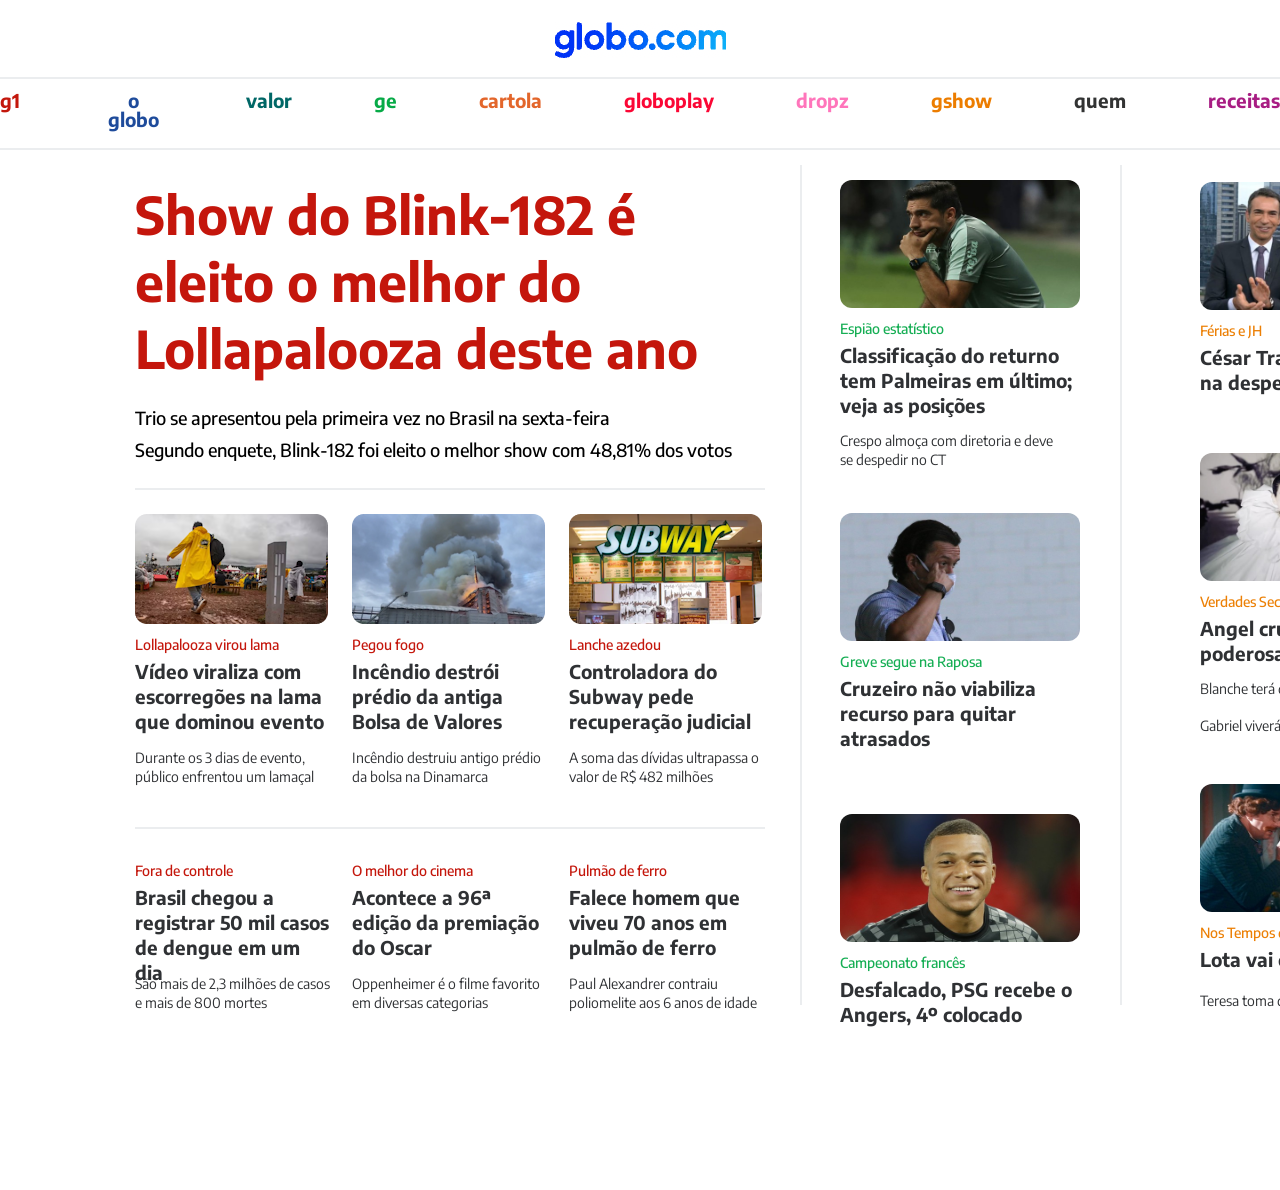
<file: index.html>
<!DOCTYPE html>
<html lang="pt-br">
<head>
    <meta charset="UTF-8">
    <meta name="viewport" content="width=device-width, initial-scale=1.0">
    <title>Globo</title>
    <link rel="preconnect" href="https://fonts.googleapis.com" />
    <link rel="preconnect" href="https://fonts.gstatic.com" crossorigin />
    <link
      href="https://fonts.googleapis.com/css2?family=Encode+Sans:wght@100..900&display=swap"
      rel="stylesheet"
    />
    <link rel="stylesheet" href="style.css">
    <link rel="stylesheet" href="reset.css">
</head>
<body>
    <header>
        <div class="logo">
            <img src="Imagens/logo-globo.png" alt="">
        </div>
    </header>
        <div class="linha-1"></div>
        <div class="topicos">
            <a href="https://globo.com"><p style="color:#C3170C">g1</p></a>
            <a href="https://globo.com"><p style="color:#1E4B9B">o globo</p></a>
            <a href="https://globo.com"><p style="color:#006766">valor</p></a>
            <a href="https://globo.com"><p style="color:#07AA47">ge</p></a>
            <a href="https://globo.com"><p style="color:#E3662B">cartola</p></a>
            <a href="https://globo.com"><p style="color:#FB0735">globoplay</p></a>
            <a href="https://globo.com"><p style="color:#FF75BB">dropz</p></a>
            <a href="https://globo.com"><p style="color:#EC7D00">gshow</p></a>
            <a href="https://globo.com"><p style="color:#323333">quem</p></a>
            <a href="https://globo.com"><p style="color:#A81D83">receitas</p></a>
        </div>
        <div class="linha-2"></div>
        
        <main>
        <div class="materia-principal">
            <figure>
                <a href="https://globo.com">
                    <figcaption>
                        <h1>Show do Blink-182 é eleito o melhor do Lollapalooza deste ano</h1>
                        <h2>Trio se apresentou pela primeira vez no Brasil na sexta-feira</h2>
                        <h2>Segundo enquete, Blink-182 foi eleito o melhor show com 48,81% dos votos</h2>
                    </figcaption>
                </a>
            </figure>
        </div>
        </main>

        <div class="linha-3"></div>

        <div class="fileira-1">
            <figure>
                <a href="https://globo.com">
                    <img src="Imagens//noticias/destaques/lama.png" alt="">
                    <figcaption>
                        <h1>Lollapalooza virou lama</h1>
                        <h2>Vídeo viraliza com escorregões na lama que dominou evento</h2>
                        <p>Durante os 3 dias de evento, público enfrentou um lamaçal</p>
                    </figcaption>
                </a>
            </figure>
            <figure>
                <a href="https://globo.com">
                    <img src="Imagens//noticias/destaques/pegou-fogo.png" alt="">
                    <figcaption>
                        <h1>Pegou fogo</h1>
                        <h2>Incêndio destrói prédio da antiga Bolsa de Valores</h2>
                        <p>Incêndio destruiu antigo prédio da bolsa na Dinamarca</p>
                    </figcaption>
                </a>
            </figure>
            <figure>
                <a href="https://globo.com">
                    <img src="Imagens/noticias/destaques/subway.png" alt="">
                    <figcaption>
                        <h1>Lanche azedou</h1>
                        <h2>Controladora do Subway pede recuperação judicial</h2>
                        <p style="width:190px">A soma das dívidas ultrapassa o valor de R$ 482 milhões</p>
                    </figcaption>
                </a>
            </figure>
        </div>

        <div class="linha-4"></div>

        <div class="fileira-2">
            <figure>
                <a href="https://globo.com">
                    <figcaption>
                        <h1>Fora de controle</h1>
                        <h2>Brasil chegou a registrar 50 mil casos de dengue em um dia</h2>
                        <p>São mais de 2,3 milhões de casos e mais de 800 mortes</p>
                    </figcaption>
                </a>
            </figure>
            <figure>
                <a href="https://globo.com">
                    <figcaption>
                        <h1>O melhor do cinema</h1>
                        <h2>Acontece a 96ª edição da premiação do Oscar</h2>
                        <p>Oppenheimer é o filme favorito em diversas categorias</p>
                    </figcaption>
                </a>
            </figure>
            <figure>
                <a href="https://globo.com">
                    <figcaption>
                        <h1>Pulmão de ferro</h1>
                        <h2>Falece homem que viveu 70 anos em pulmão de ferro</h2>
                        <p style="width: 194px;">Paul Alexandrer contraiu poliomelite aos 6 anos de idade</p>
                    </figcaption>
                </a>
            </figure>
        </div>

        <div class="linha-5"></div>

        <div class="coluna-1">
            <figure>
                <a href="https://globo.com">
                    <img src="Imagens/noticias/ge/espiao-estatistico.jpeg" alt="">
                    <figcaption>
                        <h1>Espião estatístico</h1>
                        <h2>Classificação do returno tem Palmeiras em último; veja as posições</h2>
                        <p>Crespo almoça com diretoria e deve se despedir no CT</p>
                    </figcaption>
                </a>
            </figure>
            <figure style="margin-top:32px;">
                <a href="https://globo.com">
                    <img src="Imagens/noticias/ge/greve-segue-na-raposa.jpeg" alt="">
                    <figcaption>
                        <h1>Greve segue na Raposa</h1>
                        <h2>Cruzeiro não viabiliza recurso para quitar atrasados</h2>
                    </figcaption>
                </a>
            </figure>
            <figure>
                <a href="https://globo.com">
                    <img src="Imagens/noticias/ge/campeonato-frances.jpeg" alt="">
                    <figcaption>
                        <h1>Campeonato francês</h1>
                        <h2>Desfalcado, PSG recebe o Angers, 4º colocado</h2>
                    </figcaption>
                </a>
            </figure>
        </div>

        <div class="linha-6"></div>
        <div class="coluna-2">
            <figure  style="margin-bottom:90px">
                <a href="https://globo.com">
                    <img src="Imagens/noticias/gshow/ferias-e-jh.jpeg" alt="">
                    <figcaption>
                        <h1>Férias e JH</h1>
                        <h2>César Tralli se emociona na despedida do SP1</h2>
                    </figcaption>
                </a>
            </figure>
            <figure>
                <a href="https://globo.com">
                    <img src="Imagens/noticias/gshow/verdades-secretas-2.jpeg" alt="">
                    <figcaption>
                        <h1>Verdades Secretas 2</h1>
                        <h2>Angel cruza a passarela poderosa; reveja desfiles</h2>
                        <p style="margin-top:-18px;">Blanche terá dois relacionamentos</p><br><p>Gabriel viverá sadomasoquista</p>
                    </figcaption>
                </a>
            </figure>
            <figure style="margin-top: 150px;">
                <a href="https://globo.com">
                    <img src="Imagens/noticias/gshow/nos-tempos-do-imperador.jpeg" alt="">
                    <figcaption>
                        <h1>Nos Tempos do Imperador</h1>
                        <h2>Lota vai cair em golpe</h2>
                        <p style="margin-top:-37px">Teresa toma decisão radical</p>
                    </figcaption>
                </a>
            </figure>
        </div>
</body>
</html>
</file>
<file: style.css>
body{
    width: 100vw;
    font-family: "Encode Sans", sans-serif;
}

.logo{
    width: 100%;
    display: flex;
    justify-content:center;
    align-items: center;
    margin-top: 22px;
}

.logo img{
    width: 171px;
    height: 36px;
}

.linha-1{
    height: 2px;
    background-color: #EBEDEF; 
    margin: 19px auto 0; /*margin-top: 19px; margin-right: auto margin-bottom: 0; margin-left: auto;*/
}

.topicos {
    width: 100vw;
    font-family: "Encode Sans", sans-serif;
    font-weight: 700;
    justify-content: center;
    display: flex;
    text-align: center;
    gap: 82px;
    font-size: 19px;
    margin-top: 12px;
}

.topicos a{
    text-decoration: none;
    color: inherit;  
}

.linha-2{
    width: 100%;
    height: 2px;
    background-color: #EBEDEF; 
    margin: 19px auto 0;
}

.materia-principal{
    font-family: "Encode Sans", sans-serif;
}

.materia-principal a {
    text-decoration: none;
    color: inherit; 

}

.materia-principal figcaption h1{
    width: 580px;
    height: 165px;
    margin: 30px 0 29px 135px;
    font-weight: 700;
    font-size: 52px;
    color: #C4160C;
    line-height: 67px;
    margin-bottom: 61px;
}

.materia-principal figcaption h2{
    width: 622px;
    height: 25px;
    margin-left: 135px;
    margin-top: 7px;
    font-size: 18px;
    font-weight: 500;
    line-height: 23px;
}

.linha-3{
    width: 630px;
    height: 2px;
    margin: 25px 179px 0 135px;
    background-color: #ebedef;   
}

.fileira-1{
    width: 470px;
    height: 337px;
    margin-left: 135px;
    display: flex;
}

.fileira-1 a{
    text-decoration: none;
}

.fileira-1 figure img{
    width: 193px;
    height: 110px;
    margin-top: 24px;
    margin-right: 24px;
}

.fileira-1 figcaption{
    font-family: "Encode Sans", sans-serif;
}

.fileira-1 figcaption h1{
    margin-top: 11px;
    font-size: 14px;
    font-weight: 500;
    color: #C4170C;
}

.fileira-1 figcaption h2{
    width: 192px;
    height: 84px;
    margin-top: 7px;
    font-size: 19px;
    font-weight: 700;
    color: #2F3134;
    Line-height:25px;
}

.fileira-1 figcaption p{
    width: 200px;
    height: 42.5px;
    margin-top: 5px;
    font-size: 14px;
    font-weight: 400;
    color: #2F3134;
    line-height: 19px;
}

.linha-4{
    width: 630px;
    height: 2px;
    margin: 0 179px 24px 135px;
    background-color: #ebedef;
}

.fileira-2{
    width: 470px;
    height: 337px;
    margin-left: 135px;
    display: flex;
}

.fileira-2 a{
    text-decoration: none;
}

.fileira-2 figure {
    margin-right: 17px;
}

.fileira-2 figcaption{
    font-family: "Encode Sans", sans-serif;
}

.fileira-2 figcaption h1{
    margin-top: 11px;
    font-size: 14px;
    font-weight: 500;
    color: #C4170C;
}

.fileira-2 figcaption h2{
    width: 195px;
    height: 84px;
    margin-top: 7px;
    font-size: 19px;
    font-weight: 700;
    color: #2F3134;
    Line-height:25px;
}

.fileira-2 figcaption p{
    width: 200px;
    height: 42.5px;
    margin-top: 5px;
    font-size: 14px;
    font-weight: 400;
    color: #2F3134;
    line-height: 19px;
}

.linha-5{
    width: 2px;
    height: 840px;
    left: 800px;
    top: 165px;
    display: flex;
    position: absolute;
    background-color: #ebedef;
}

.coluna-1{
    display: flex;
    margin-right: 600px;
    margin-left: 840px;
    margin-top: -1030px;
    flex-direction: column;
    margin-bottom: 42px;
}

.coluna-1 a{
    text-decoration: none;
}

.coluna-1 figure{
    margin-bottom: 120px;
}

.coluna-1 figure img{
    width: 240px;
    height: 128px;
    margin-top: 20px;
    margin-right: 34px;
    border-radius: 12px; 
}

.coluna-1 figcaption{
    font-family: "Encode Sans", sans-serif;
    width: 240px;
    height: 19px;
}

.coluna-1 figcaption h1{
    margin-top: 11px;
    font-size: 14px;
    font-weight: 500;
    color: #16AE54;
}

.coluna-1 figcaption h2{
    width: 240px;
    height: 84px;
    margin-top: 7px;
    font-size: 19px;
    font-weight: 700;
    color: #2F3134;
    Line-height:25px;
}

.coluna-1 figcaption p{
    width: 217px;
    height: 43px;
    margin-top: 4px;
    font-size: 14px;
    font-weight: 400;
    color: #2F3134;
    line-height: 19px;
}

.linha-6{
    width: 2px;
    height: 840px;
    left: 1120px;
    top: 165px;
    display: flex;
    position: absolute;
    background-color: #ebedef;
}

.coluna-2{
    display: flex;
    margin-right: 600px;
    margin-left: 1200px;
    margin-top: -975px;
    flex-direction: column;
    margin-bottom: 42px;
}

.coluna-2 a{
    text-decoration: none;
}


.coluna-2 figure img{
    width: 240px;
    height: 128px;
    margin-top: 20px;
    margin-right: 34px;
    border-radius: 12px; 
}

.coluna-2 figcaption{
    font-family: "Encode Sans", sans-serif;
    width: 240px;
    height: 19px;
}

.coluna-2 figcaption h1{
    margin-top: 11px;
    font-size: 14px;
    font-weight: 500;
    color: #EC8006;
}

.coluna-2 figcaption h2{
    width: 240px;
    height: 84px;
    margin-top: 7px;
    margin-bottom: 0;
    font-size: 19px;
    font-weight: 700;
    color: #2F3134;
    line-height:25px;
}

.coluna-2 figcaption p{
    width: 217px;
    height: 21px;
    font-size: 14px;
    font-weight: 400;
    color: #2F3134;
}
</file>
<file: Globo-Driven/style.css>
body{
    width: 100vw;
    font-family: "Encode Sans", sans-serif;
}

.logo{
    width: 100%;
    display: flex;
    justify-content:center;
    align-items: center;
    margin-top: 22px;
}

.logo img{
    width: 171px;
    height: 36px;
}

.linha-1{
    height: 2px;
    background-color: #EBEDEF; 
    margin: 19px auto 0; /*margin-top: 19px; margin-right: auto margin-bottom: 0; margin-left: auto;*/
}

.topicos {
    width: 100vw;
    font-family: "Encode Sans", sans-serif;
    font-weight: 700;
    justify-content: center;
    display: flex;
    text-align: center;
    gap: 82px;
    font-size: 19px;
    margin-top: 12px;
}

.topicos a{
    text-decoration: none;
    color: inherit;  
}

.linha-2{
    width: 100%;
    height: 2px;
    background-color: #EBEDEF; 
    margin: 19px auto 0;
}

.materia-principal{
    font-family: "Encode Sans", sans-serif;
}

.materia-principal a {
    text-decoration: none;
    color: inherit; 

}

.materia-principal figcaption h1{
    width: 580px;
    height: 165px;
    margin: 30px 0 29px 135px;
    font-weight: 700;
    font-size: 52px;
    color: #C4160C;
    line-height: 67px;
    margin-bottom: 61px;
}

.materia-principal figcaption h2{
    width: 622px;
    height: 25px;
    margin-left: 135px;
    margin-top: 7px;
    font-size: 18px;
    font-weight: 500;
    line-height: 23px;
}

.linha-3{
    width: 630px;
    height: 2px;
    margin: 25px 179px 0 135px;
    background-color: #ebedef;   
}

.fileira-1{
    width: 470px;
    height: 337px;
    margin-left: 135px;
    display: flex;
}

.fileira-1 a{
    text-decoration: none;
}

.fileira-1 figure img{
    width: 193px;
    height: 110px;
    margin-top: 24px;
    margin-right: 24px;
}

.fileira-1 figcaption{
    font-family: "Encode Sans", sans-serif;
}

.fileira-1 figcaption h1{
    margin-top: 11px;
    font-size: 14px;
    font-weight: 500;
    color: #C4170C;
}

.fileira-1 figcaption h2{
    width: 192px;
    height: 84px;
    margin-top: 7px;
    font-size: 19px;
    font-weight: 700;
    color: #2F3134;
    Line-height:25px;
}

.fileira-1 figcaption p{
    width: 200px;
    height: 42.5px;
    margin-top: 5px;
    font-size: 14px;
    font-weight: 400;
    color: #2F3134;
    line-height: 19px;
}

.linha-4{
    width: 630px;
    height: 2px;
    margin: 0 179px 24px 135px;
    background-color: #ebedef;
}

.fileira-2{
    width: 470px;
    height: 337px;
    margin-left: 135px;
    display: flex;
}

.fileira-2 a{
    text-decoration: none;
}

.fileira-2 figure {
    margin-right: 17px;
}

.fileira-2 figcaption{
    font-family: "Encode Sans", sans-serif;
}

.fileira-2 figcaption h1{
    margin-top: 11px;
    font-size: 14px;
    font-weight: 500;
    color: #C4170C;
}

.fileira-2 figcaption h2{
    width: 195px;
    height: 84px;
    margin-top: 7px;
    font-size: 19px;
    font-weight: 700;
    color: #2F3134;
    Line-height:25px;
}

.fileira-2 figcaption p{
    width: 200px;
    height: 42.5px;
    margin-top: 5px;
    font-size: 14px;
    font-weight: 400;
    color: #2F3134;
    line-height: 19px;
}

.linha-5{
    width: 2px;
    height: 840px;
    left: 800px;
    top: 165px;
    display: flex;
    position: absolute;
    background-color: #ebedef;
}

.coluna-1{
    display: flex;
    margin-right: 600px;
    margin-left: 840px;
    margin-top: -1030px;
    flex-direction: column;
    margin-bottom: 42px;
}

.coluna-1 a{
    text-decoration: none;
}

.coluna-1 figure{
    margin-bottom: 120px;
}

.coluna-1 figure img{
    width: 240px;
    height: 128px;
    margin-top: 20px;
    margin-right: 34px;
    border-radius: 12px; 
}

.coluna-1 figcaption{
    font-family: "Encode Sans", sans-serif;
    width: 240px;
    height: 19px;
}

.coluna-1 figcaption h1{
    margin-top: 11px;
    font-size: 14px;
    font-weight: 500;
    color: #16AE54;
}

.coluna-1 figcaption h2{
    width: 240px;
    height: 84px;
    margin-top: 7px;
    font-size: 19px;
    font-weight: 700;
    color: #2F3134;
    Line-height:25px;
}

.coluna-1 figcaption p{
    width: 217px;
    height: 43px;
    margin-top: 4px;
    font-size: 14px;
    font-weight: 400;
    color: #2F3134;
    line-height: 19px;
}

.linha-6{
    width: 2px;
    height: 840px;
    left: 1120px;
    top: 165px;
    display: flex;
    position: absolute;
    background-color: #ebedef;
}

.coluna-2{
    display: flex;
    margin-right: 600px;
    margin-left: 1200px;
    margin-top: -975px;
    flex-direction: column;
    margin-bottom: 42px;
}

.coluna-2 a{
    text-decoration: none;
}


.coluna-2 figure img{
    width: 240px;
    height: 128px;
    margin-top: 20px;
    margin-right: 34px;
    border-radius: 12px; 
}

.coluna-2 figcaption{
    font-family: "Encode Sans", sans-serif;
    width: 240px;
    height: 19px;
}

.coluna-2 figcaption h1{
    margin-top: 11px;
    font-size: 14px;
    font-weight: 500;
    color: #EC8006;
}

.coluna-2 figcaption h2{
    width: 240px;
    height: 84px;
    margin-top: 7px;
    margin-bottom: 0;
    font-size: 19px;
    font-weight: 700;
    color: #2F3134;
    line-height:25px;
}

.coluna-2 figcaption p{
    width: 217px;
    height: 21px;
    font-size: 14px;
    font-weight: 400;
    color: #2F3134;
}
</file>
